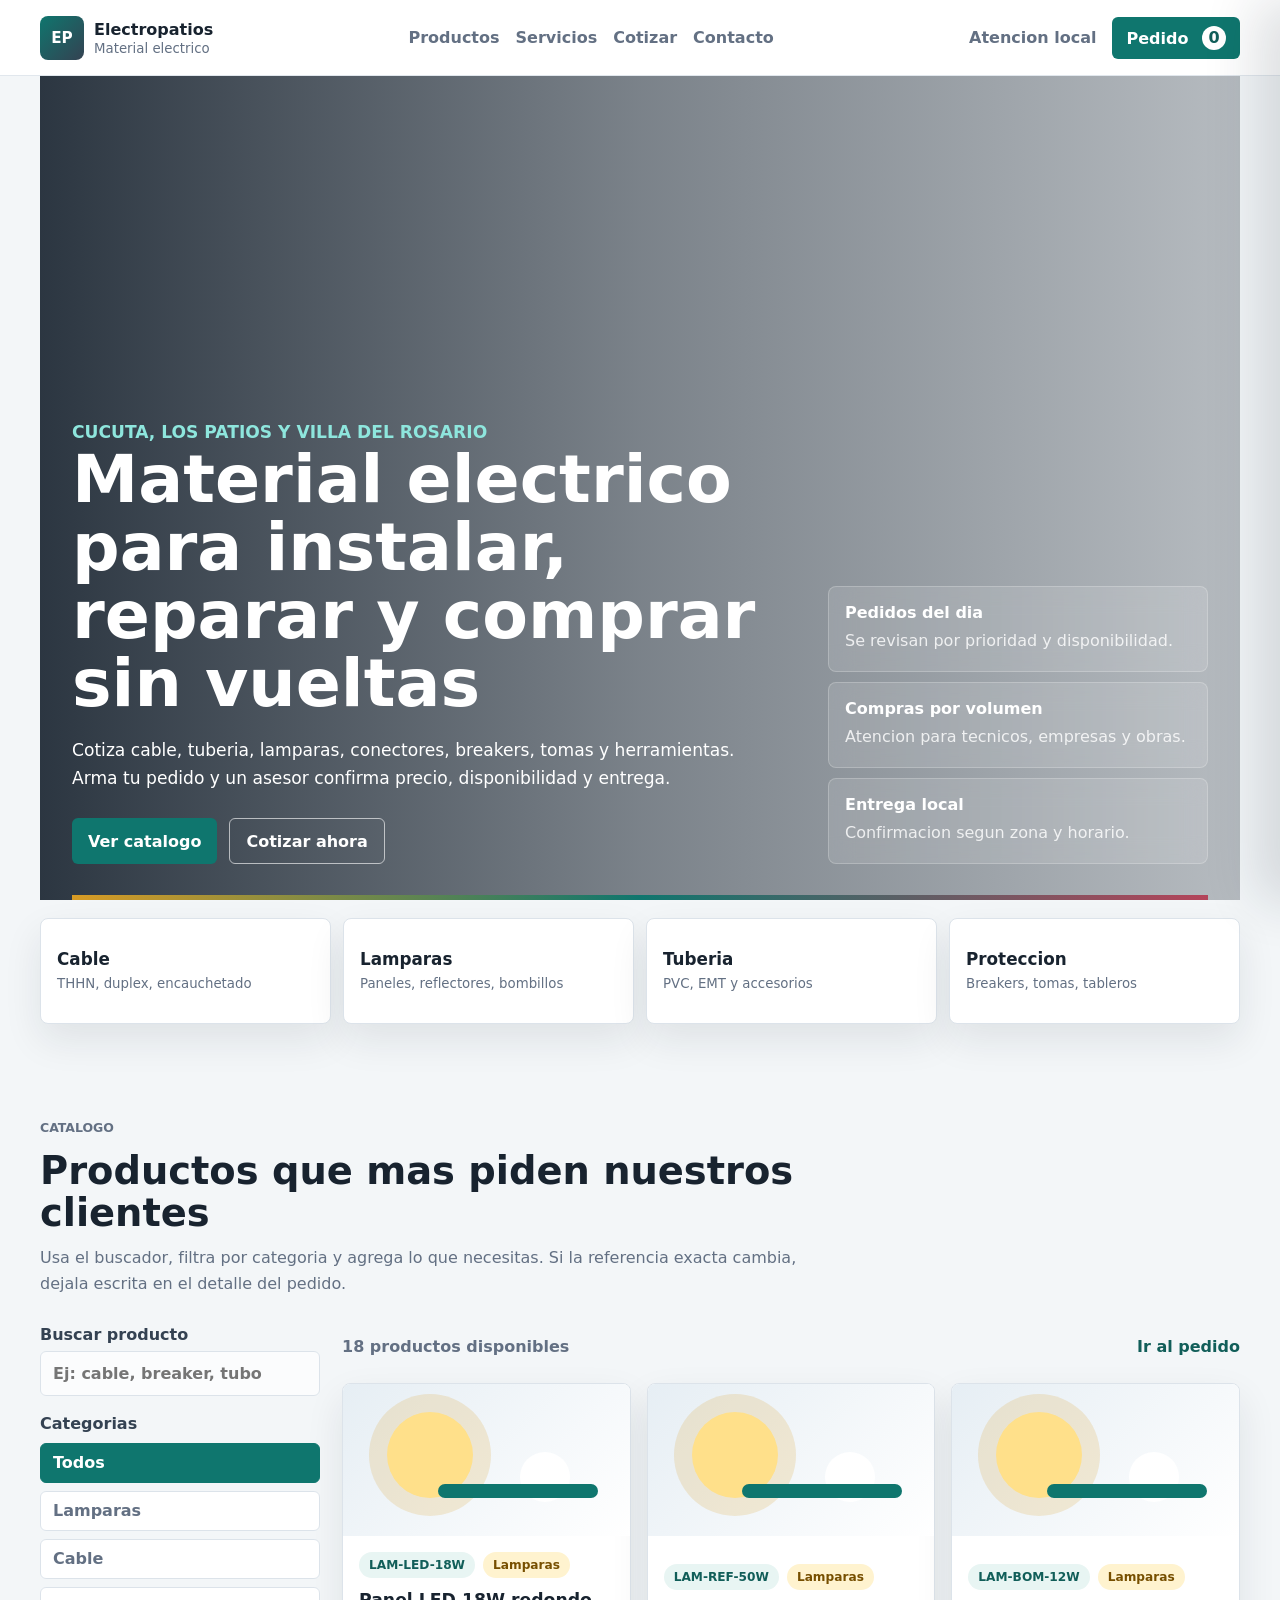
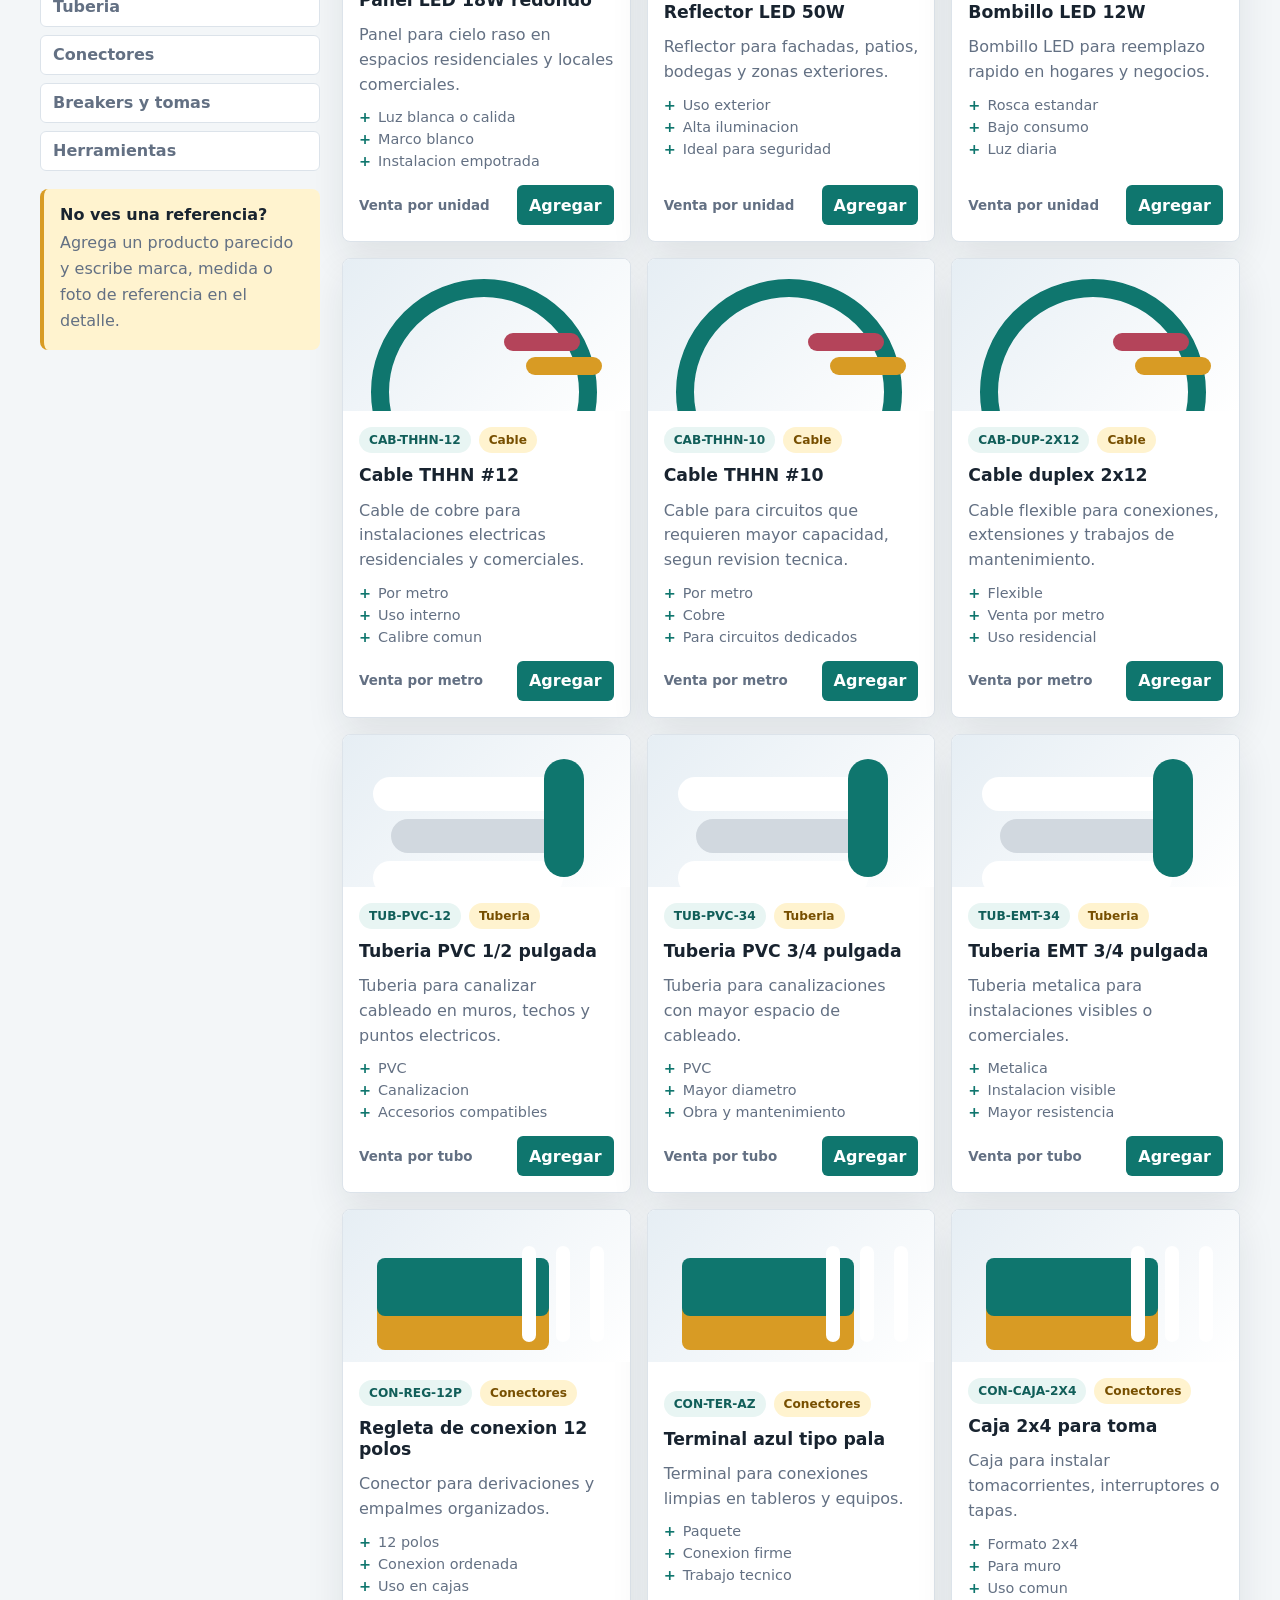
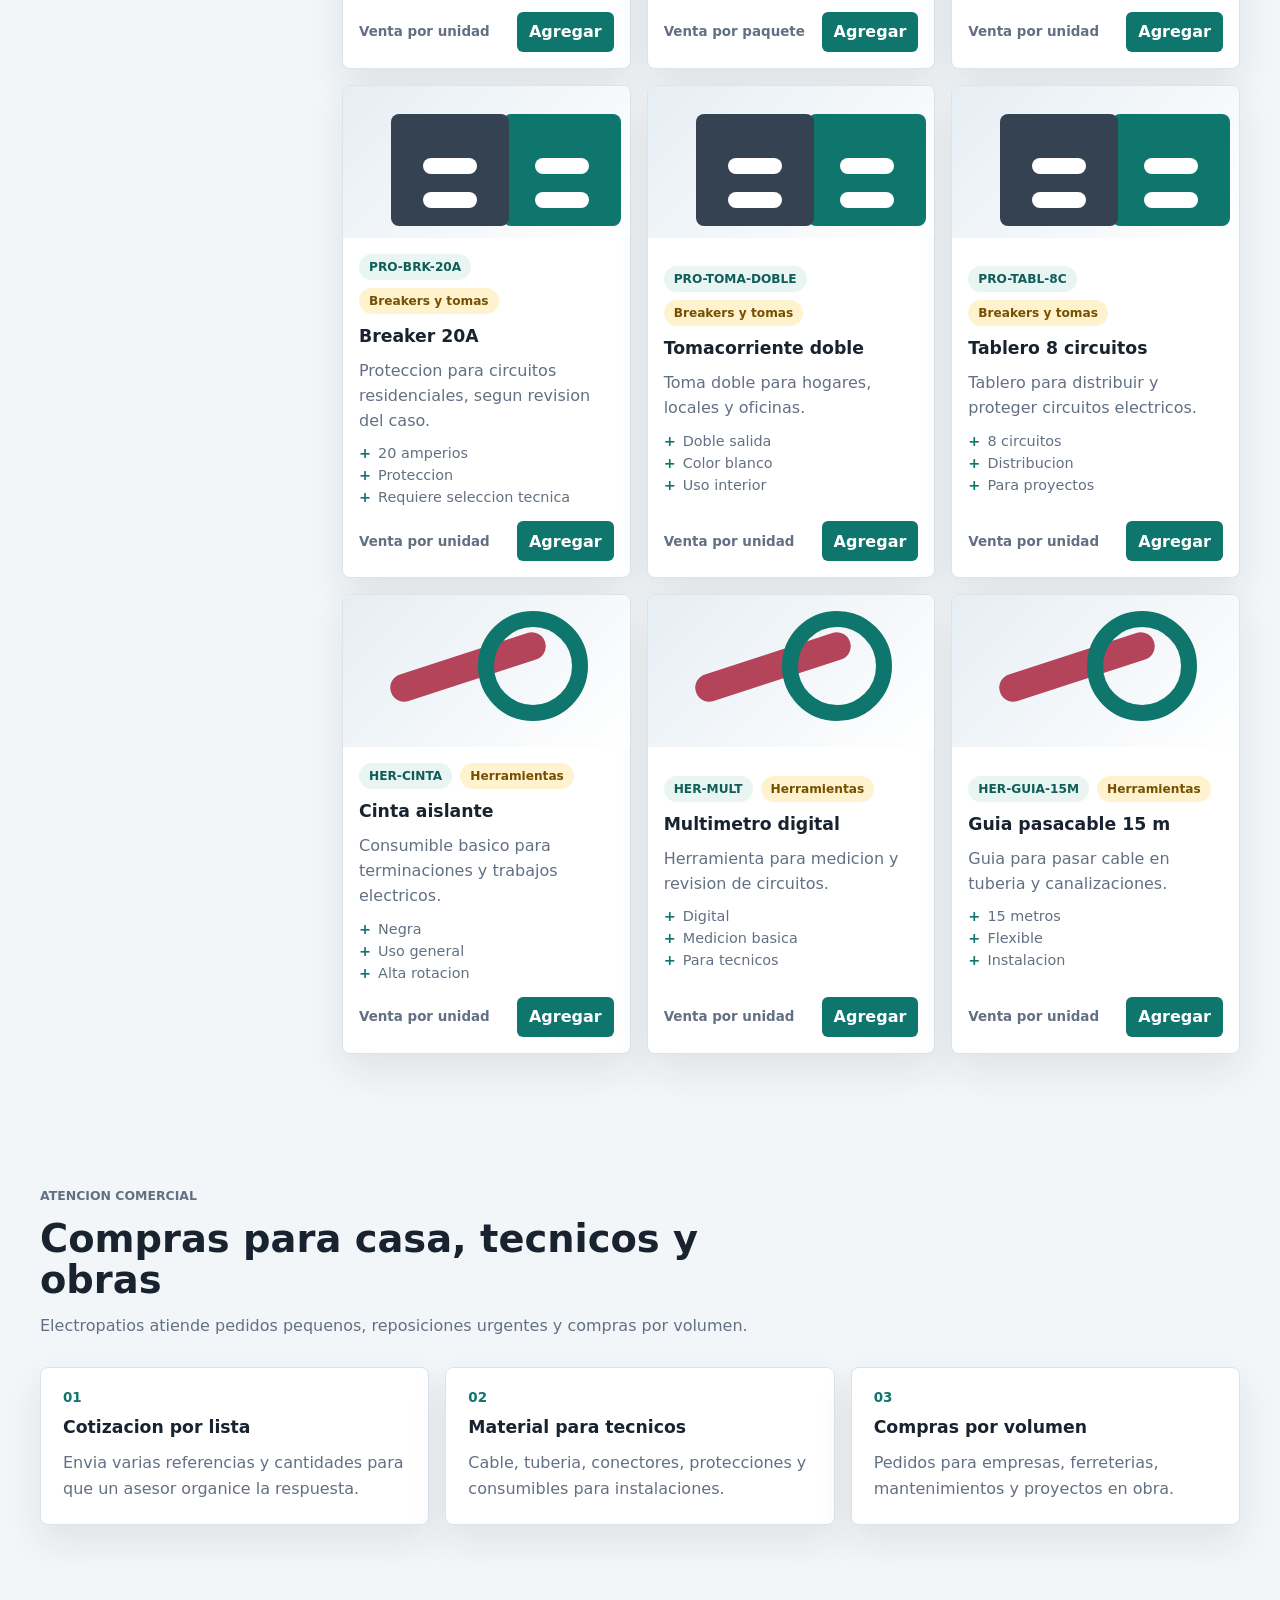
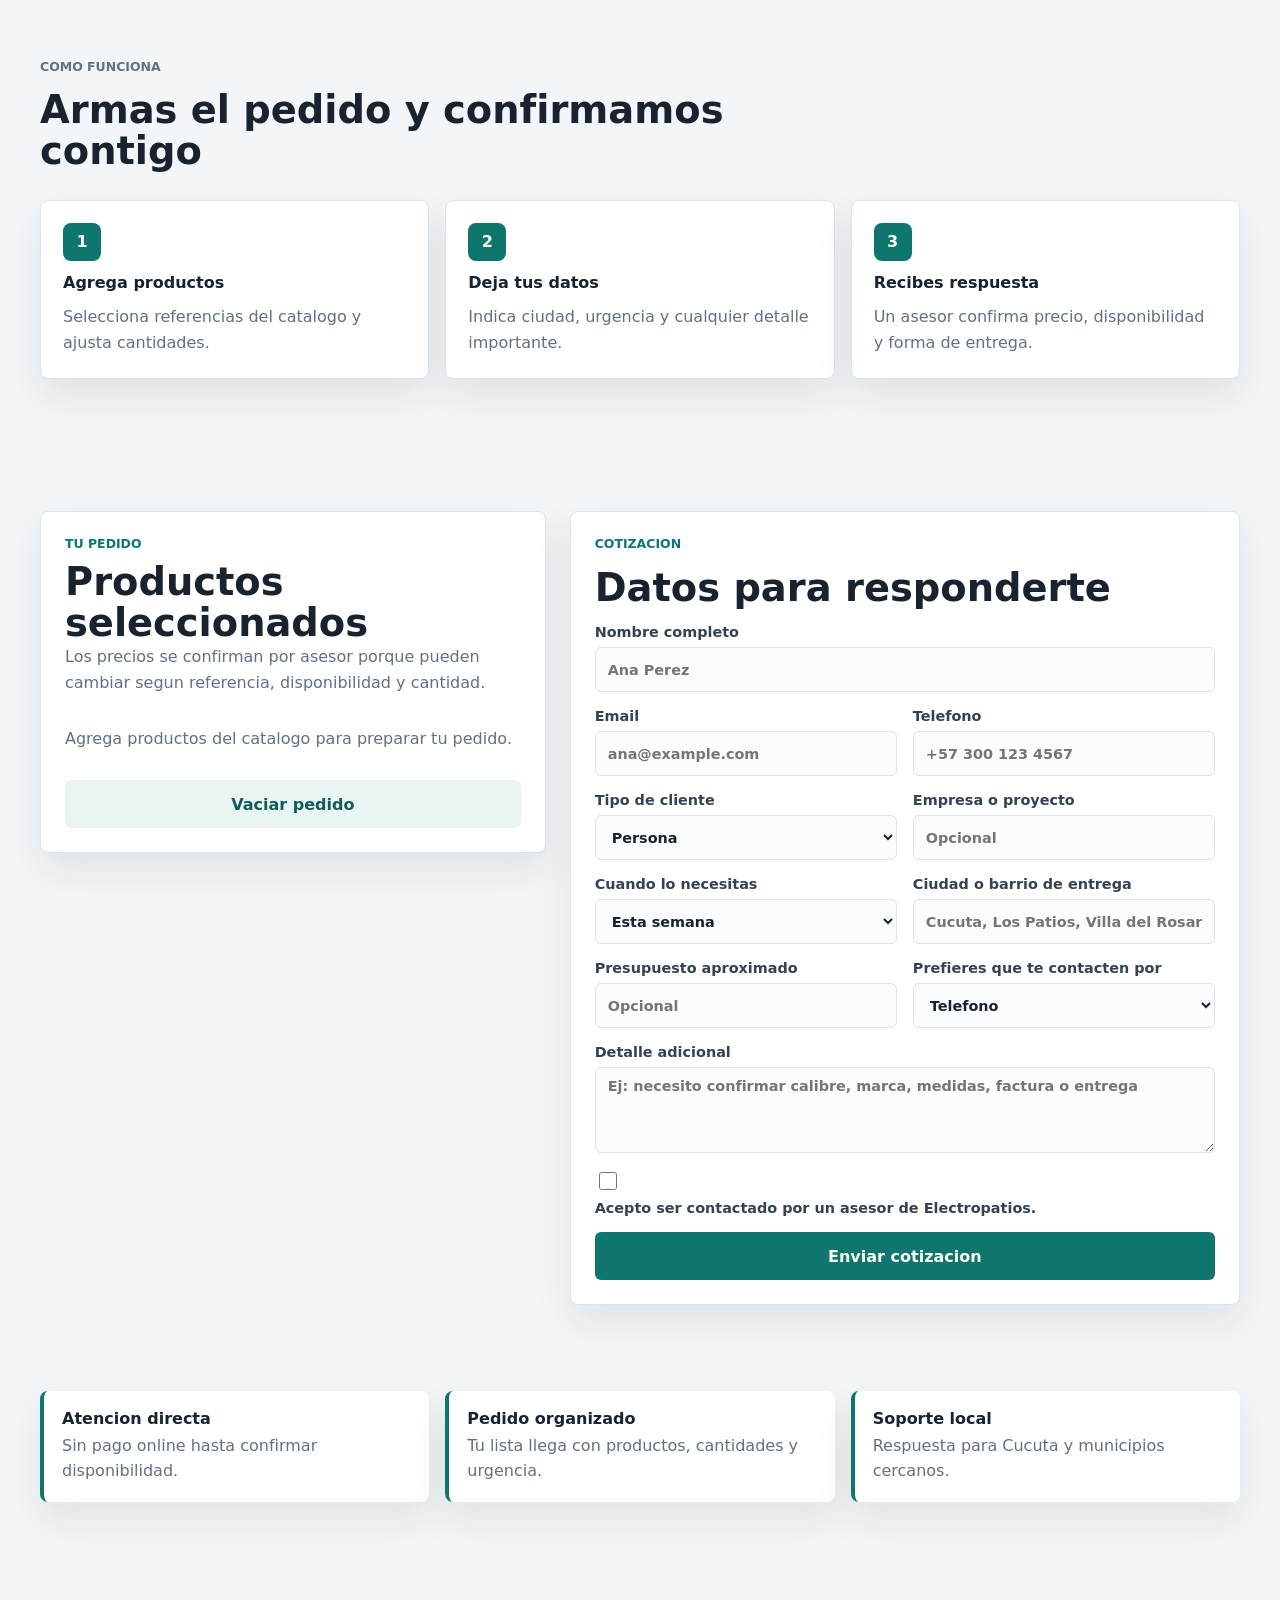
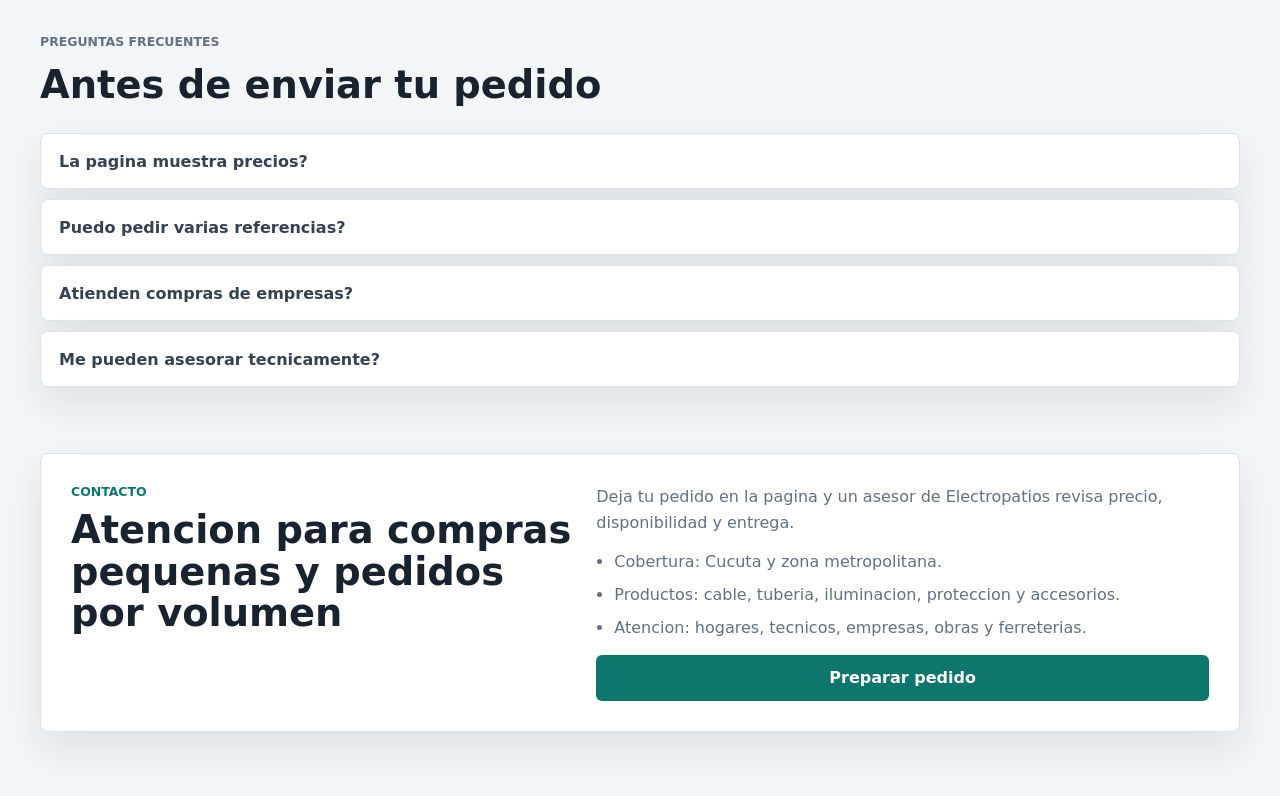
<file: index.html>
<!doctype html>
<html lang="es">
  <head>
    <meta charset="utf-8" />
    <meta name="viewport" content="width=device-width, initial-scale=1" />
    <meta http-equiv="refresh" content="0; url=frontend/" />
    <title>Electropatios</title>
  </head>
  <body>
    <p>Abriendo la pagina de Electropatios...</p>
    <p>
      Si no abre automaticamente,
      <a href="frontend/">entra aqui</a>.
    </p>
  </body>
</html>
</file>
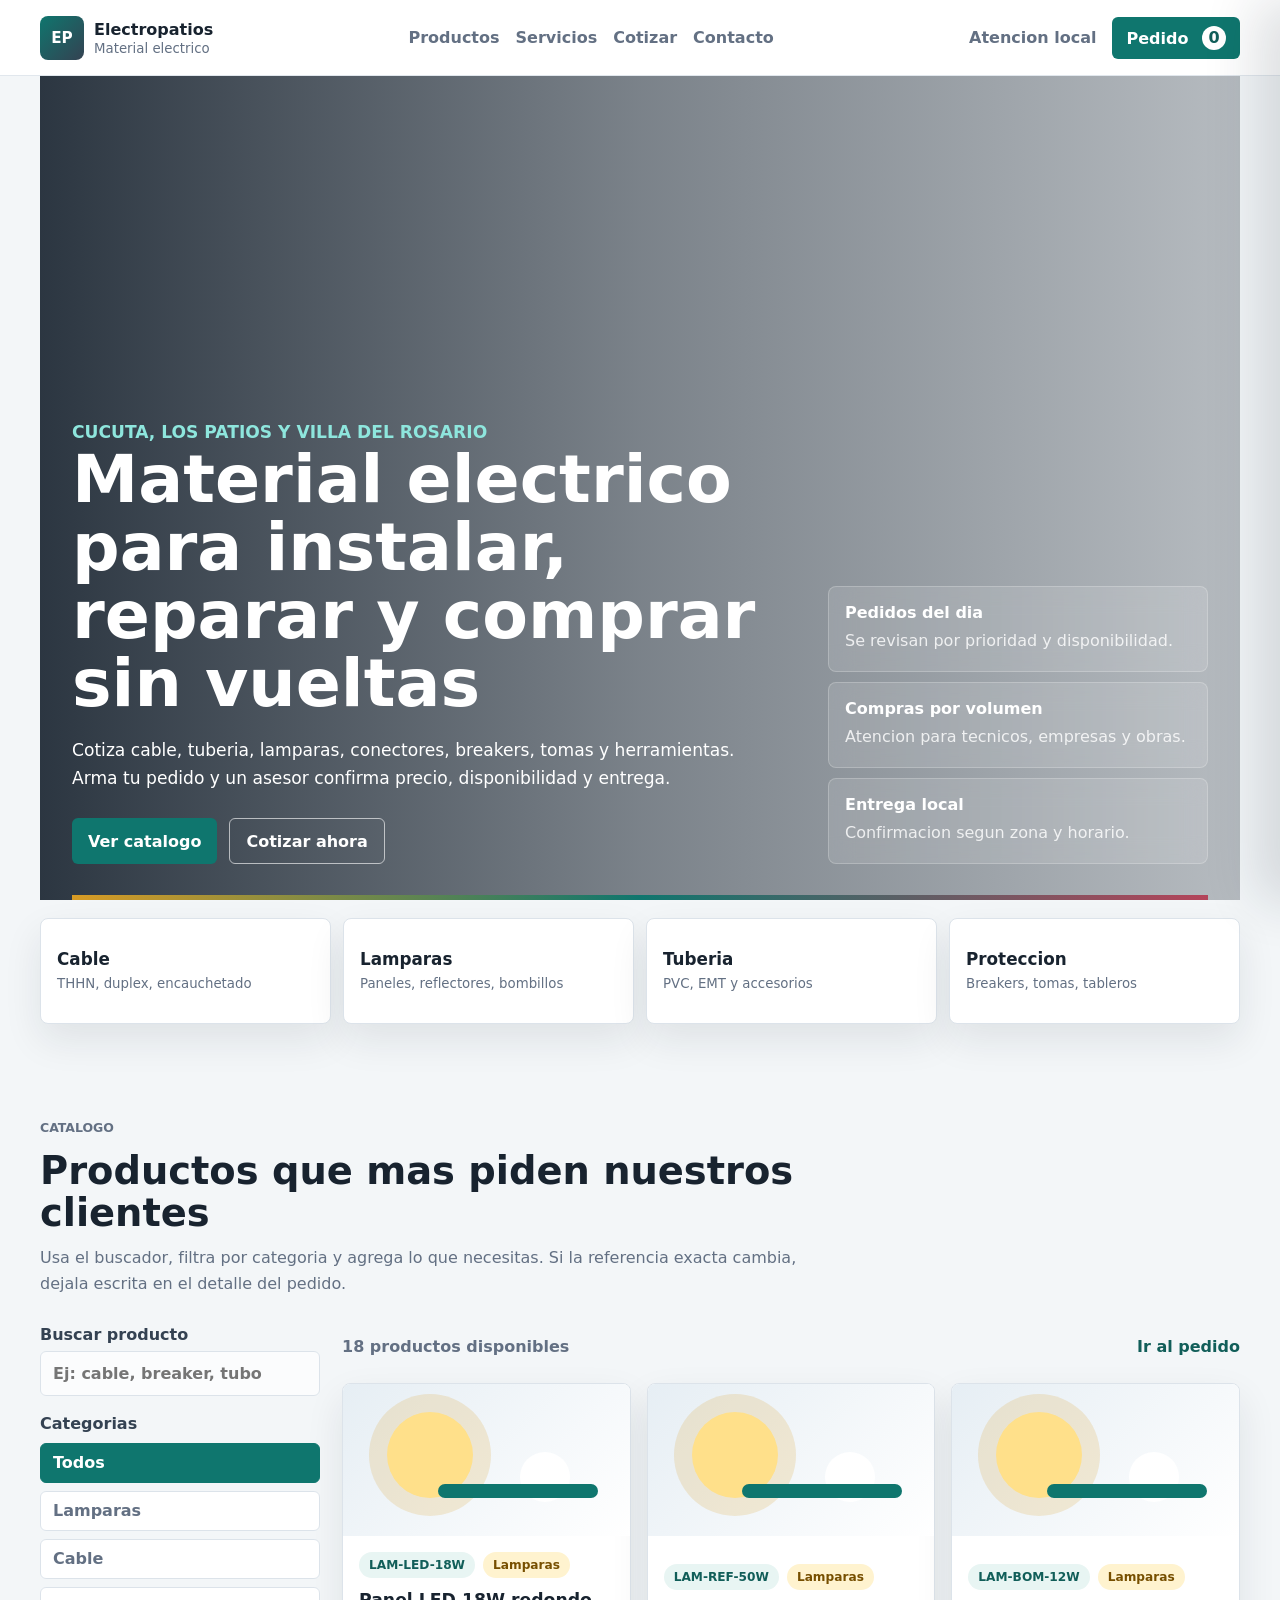
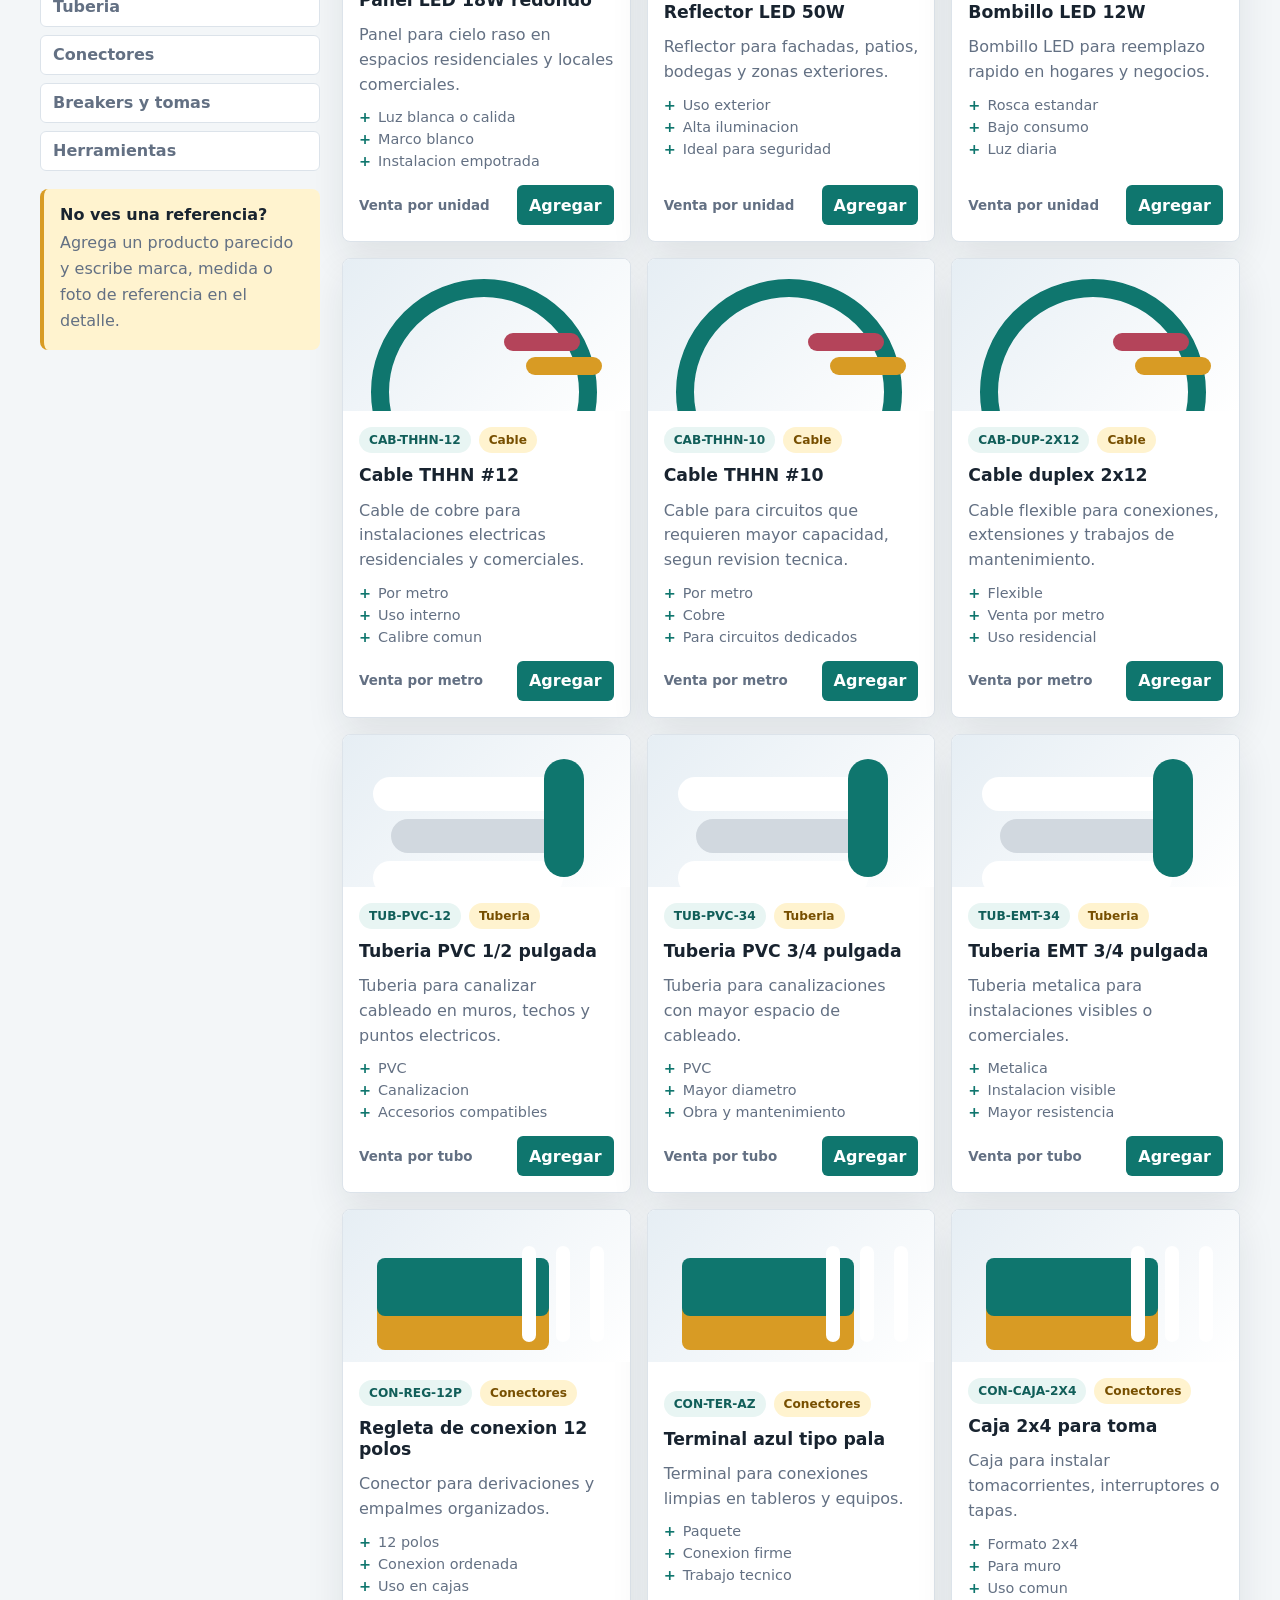
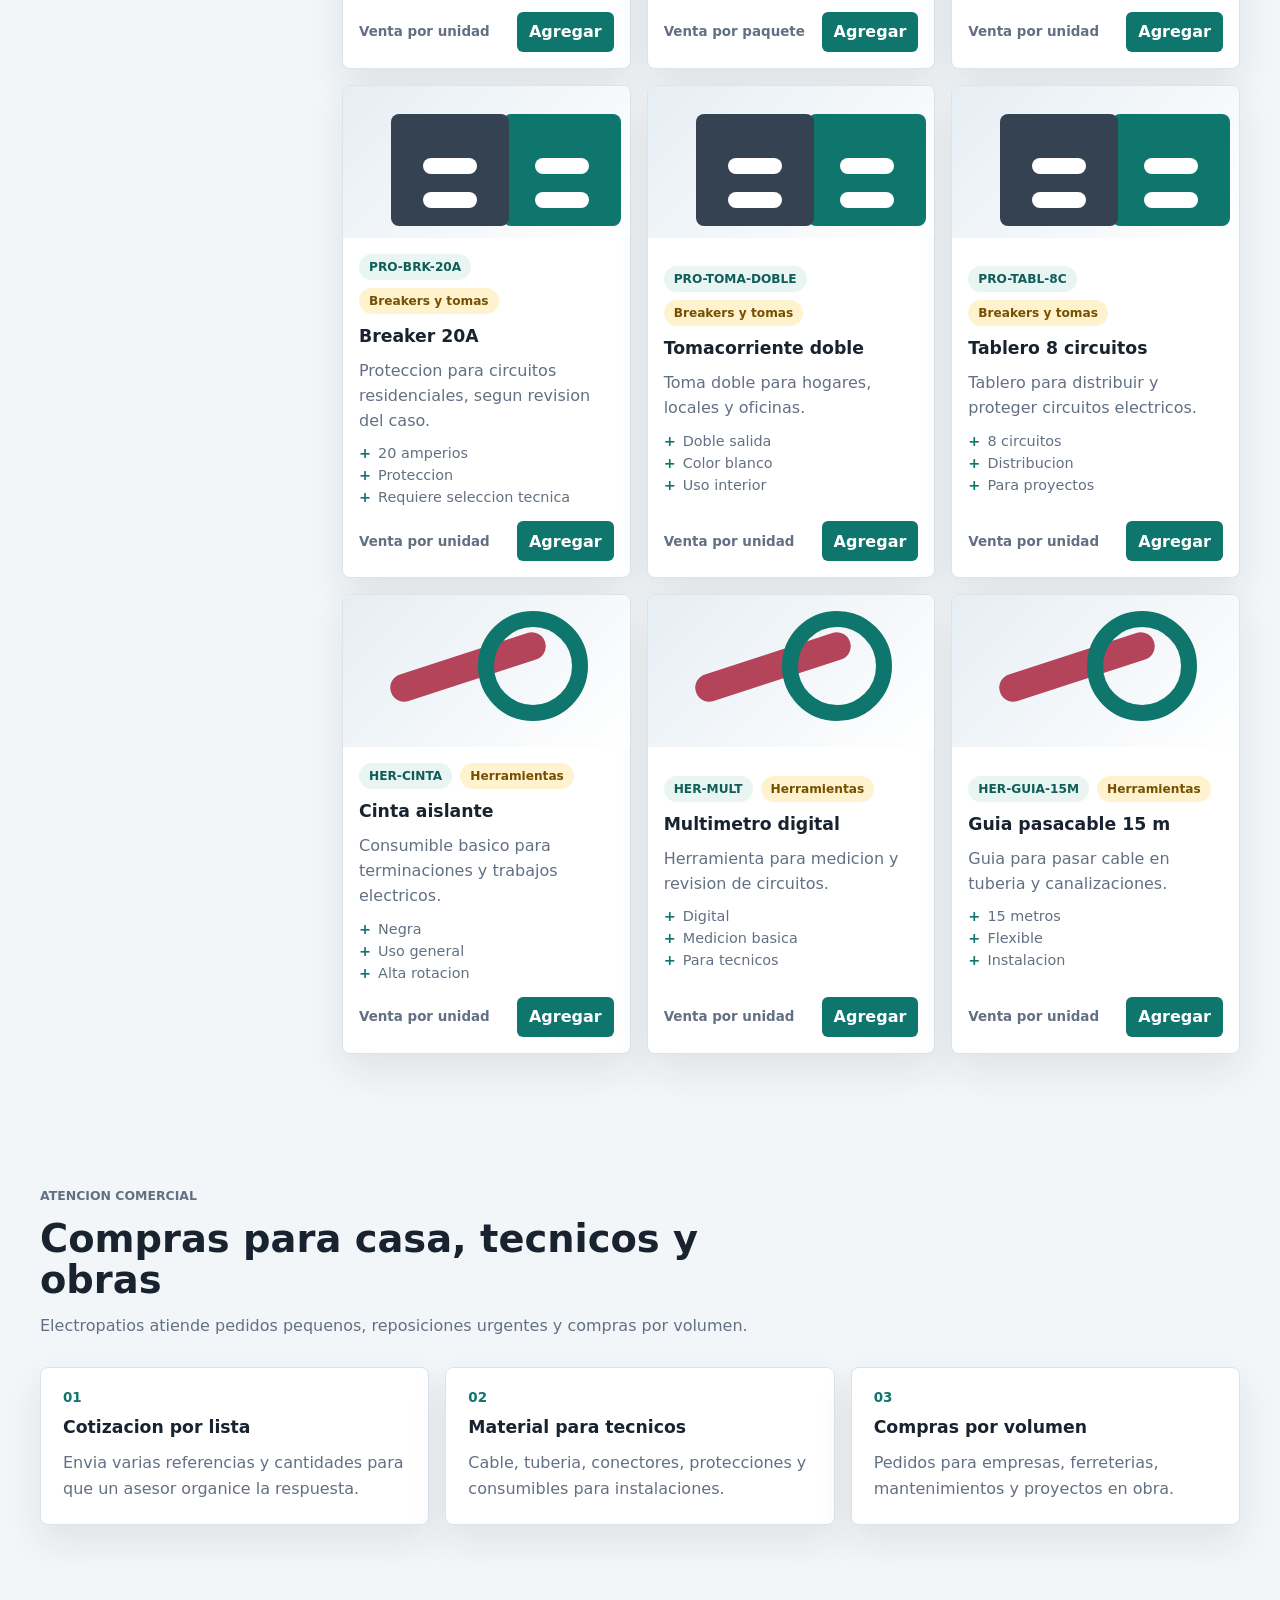
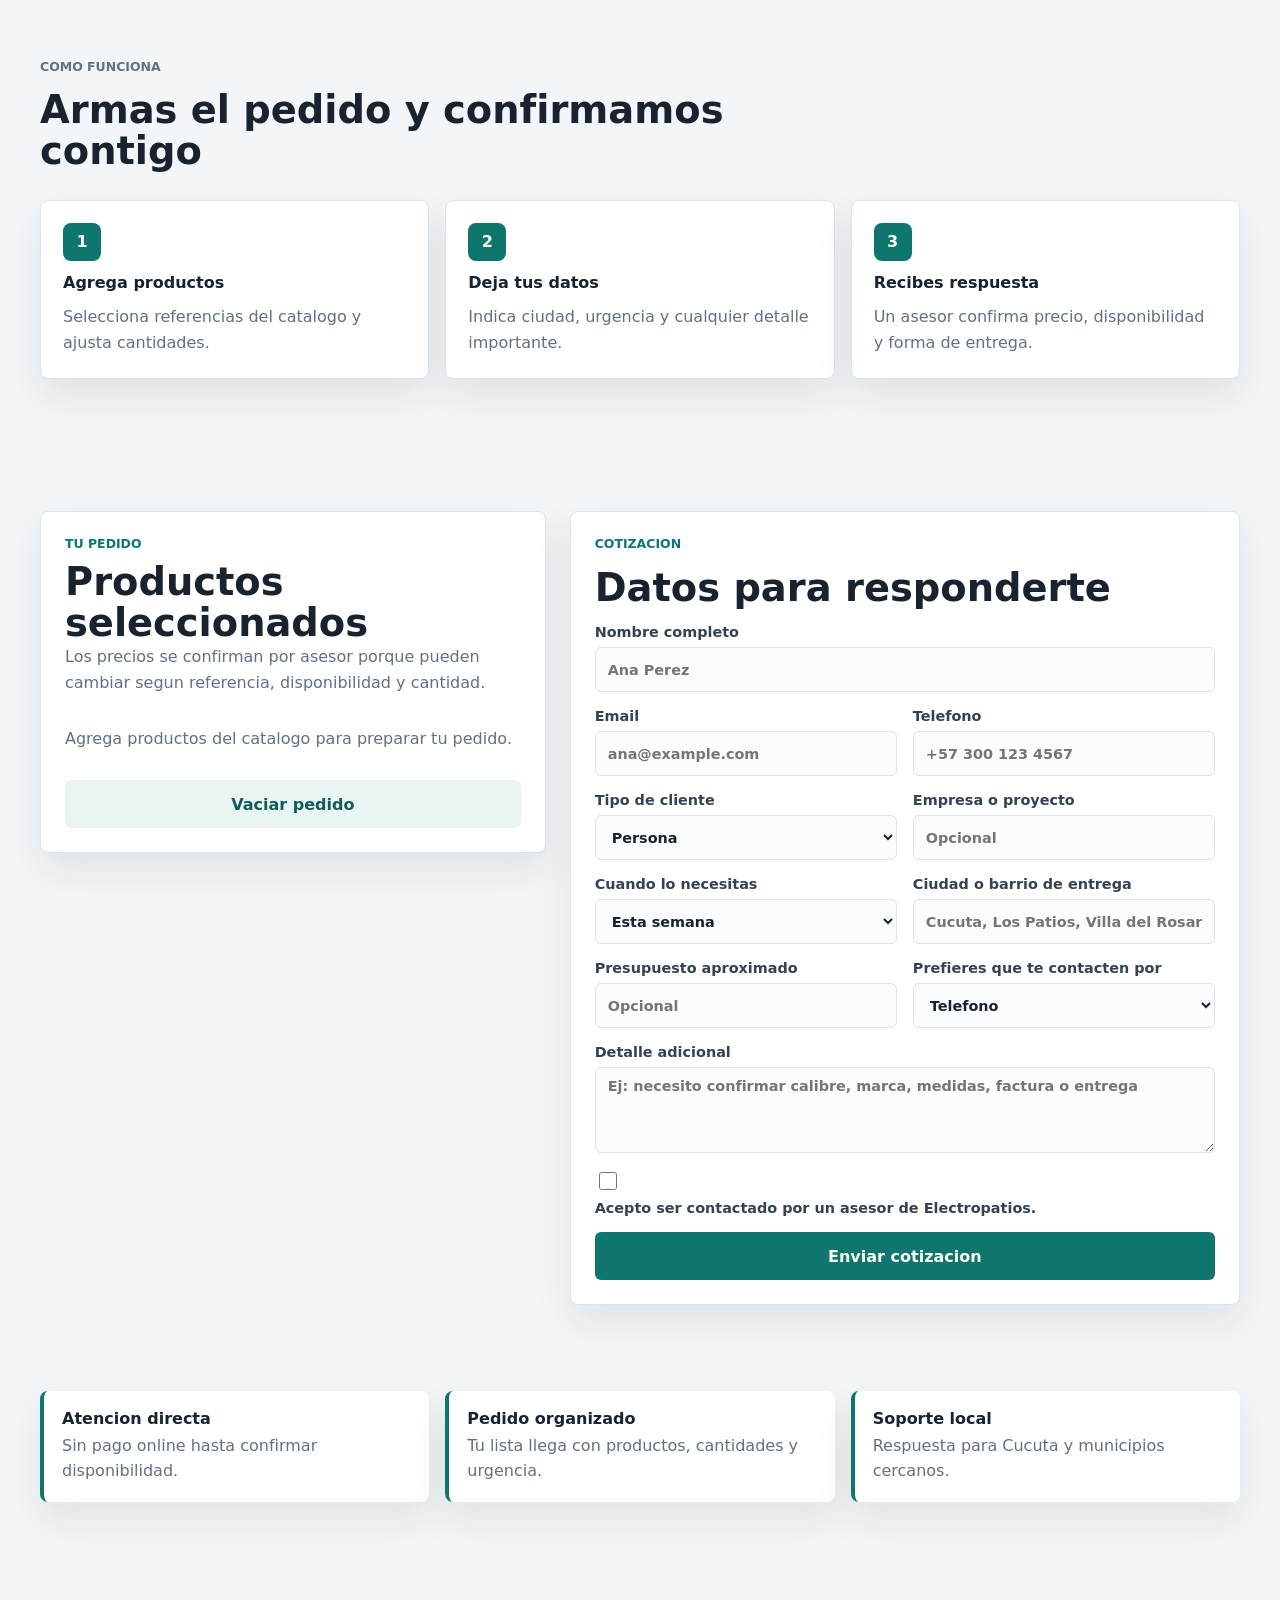
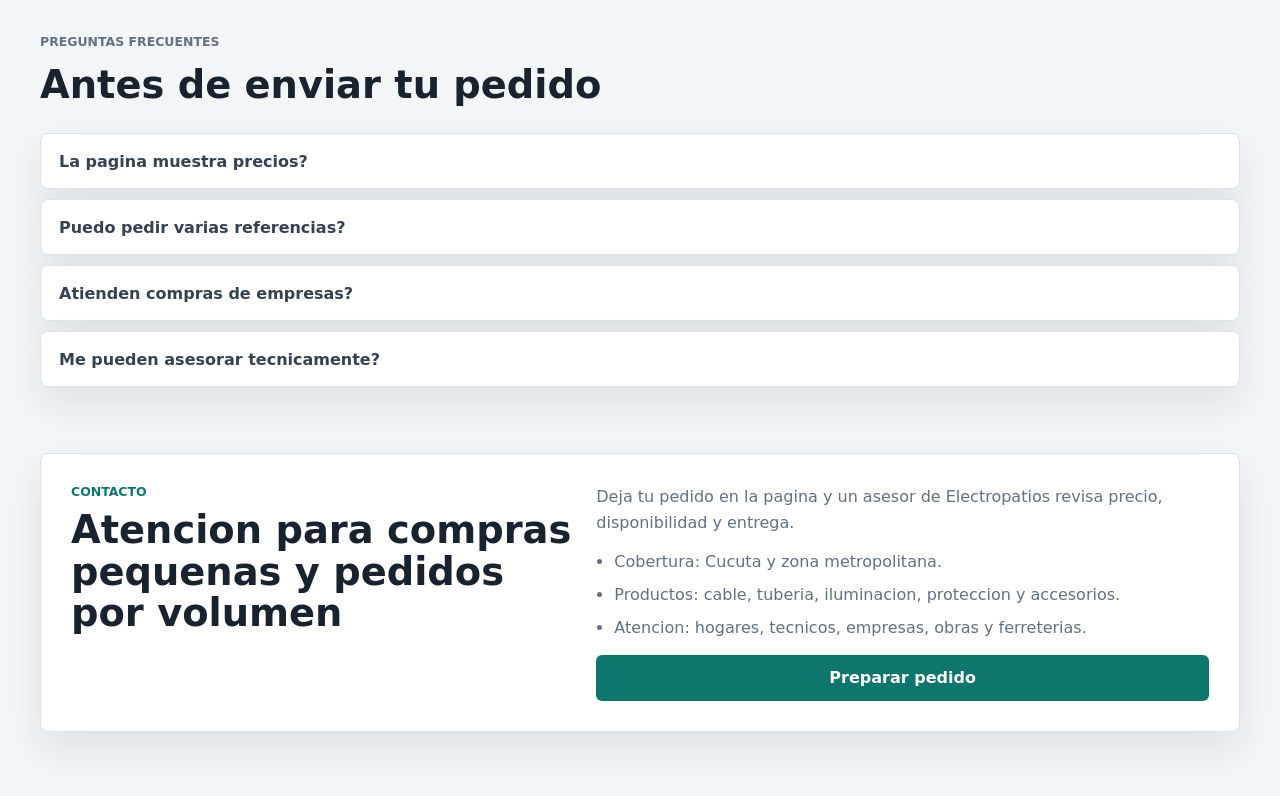
<file: frontend/index.html>
<!doctype html>
<html lang="es">
  <head>
    <meta charset="utf-8" />
    <meta name="viewport" content="width=device-width, initial-scale=1" />
    <meta
      name="description"
      content="Electropatios vende material electrico para hogares, tecnicos, empresas y obras en Cucuta y zona metropolitana."
    />
    <title>Electropatios - Material electrico en Cucuta</title>
    <link rel="stylesheet" href="style.css" />
  </head>
  <body>
    <!-- Barra superior: aqui el cliente puede moverse por la pagina y abrir el pedido. -->
    <header class="topbar">
      <a class="brand" href="#inicio" aria-label="Ir al inicio de Electropatios">
        <span class="brand-mark">EP</span>
        <span class="brand-copy">
          <strong>Electropatios</strong>
          <small>Material electrico</small>
        </span>
      </a>

      <nav class="nav-links" aria-label="Navegacion principal">
        <a href="#productos">Productos</a>
        <a href="#servicios">Servicios</a>
        <a href="#pedido">Cotizar</a>
        <a href="#contacto">Contacto</a>
      </nav>

      <div class="topbar-actions">
        <a class="phone-link" href="#contacto">Atencion local</a>
        <button class="cart-button" id="cart-toggle" type="button" aria-label="Abrir pedido">
          Pedido <span id="cart-count">0</span>
        </button>
      </div>
    </header>

    <main>
      <!-- Primera vista: debe sentirse como una tienda real, no como explicacion tecnica. -->
      <section class="hero" id="inicio">
        <div class="hero-copy">
          <p class="eyebrow">Cucuta, Los Patios y Villa del Rosario</p>
          <h1>Material electrico para instalar, reparar y comprar sin vueltas</h1>
          <p>
            Cotiza cable, tuberia, lamparas, conectores, breakers, tomas y herramientas.
            Arma tu pedido y un asesor confirma precio, disponibilidad y entrega.
          </p>
          <div class="hero-actions">
            <a class="primary-link" href="#productos">Ver catalogo</a>
            <a class="secondary-link" href="#pedido">Cotizar ahora</a>
          </div>
        </div>

        <div class="hero-panel" aria-label="Resumen de atencion">
          <div>
            <strong>Pedidos del dia</strong>
            <span>Se revisan por prioridad y disponibilidad.</span>
          </div>
          <div>
            <strong>Compras por volumen</strong>
            <span>Atencion para tecnicos, empresas y obras.</span>
          </div>
          <div>
            <strong>Entrega local</strong>
            <span>Confirmacion segun zona y horario.</span>
          </div>
        </div>
      </section>

      <!-- Categorias destacadas para que el cliente llegue rapido al producto. -->
      <section class="category-strip" aria-label="Categorias principales">
        <button type="button" data-jump-category="cable">
          <span>Cable</span>
          <small>THHN, duplex, encauchetado</small>
        </button>
        <button type="button" data-jump-category="lamparas">
          <span>Lamparas</span>
          <small>Paneles, reflectores, bombillos</small>
        </button>
        <button type="button" data-jump-category="tuberia">
          <span>Tuberia</span>
          <small>PVC, EMT y accesorios</small>
        </button>
        <button type="button" data-jump-category="proteccion">
          <span>Proteccion</span>
          <small>Breakers, tomas, tableros</small>
        </button>
      </section>

      <!-- Catalogo local: los productos salen de frontend/script.js. -->
      <section class="catalog-section" id="productos" aria-labelledby="catalog-title">
        <div class="section-heading">
          <p class="eyebrow">Catalogo</p>
          <h2 id="catalog-title">Productos que mas piden nuestros clientes</h2>
          <p>
            Usa el buscador, filtra por categoria y agrega lo que necesitas. Si la referencia
            exacta cambia, dejala escrita en el detalle del pedido.
          </p>
        </div>

        <div class="catalog-layout">
          <aside class="catalog-sidebar" aria-label="Filtros del catalogo">
            <label class="search-box">
              Buscar producto
              <input id="search-input" type="search" placeholder="Ej: cable, breaker, tubo" />
            </label>

            <div>
              <p class="filter-title">Categorias</p>
              <div class="category-tabs" id="category-tabs" aria-label="Categorias"></div>
            </div>

            <div class="catalog-note">
              <strong>No ves una referencia?</strong>
              <p>Agrega un producto parecido y escribe marca, medida o foto de referencia en el detalle.</p>
            </div>
          </aside>

          <div>
            <div class="catalog-bar">
              <p id="catalog-count">0 productos disponibles</p>
              <a href="#pedido">Ir al pedido</a>
            </div>
            <div class="product-grid" id="product-grid"></div>
          </div>
        </div>
      </section>

      <!-- Servicios comerciales de la empresa. -->
      <section class="services-section" id="servicios" aria-labelledby="services-title">
        <div class="section-heading">
          <p class="eyebrow">Atencion comercial</p>
          <h2 id="services-title">Compras para casa, tecnicos y obras</h2>
          <p>
            Electropatios atiende pedidos pequenos, reposiciones urgentes y compras por volumen.
          </p>
        </div>

        <div class="service-grid">
          <article>
            <span class="service-number">01</span>
            <h3>Cotizacion por lista</h3>
            <p>Envia varias referencias y cantidades para que un asesor organice la respuesta.</p>
          </article>
          <article>
            <span class="service-number">02</span>
            <h3>Material para tecnicos</h3>
            <p>Cable, tuberia, conectores, protecciones y consumibles para instalaciones.</p>
          </article>
          <article>
            <span class="service-number">03</span>
            <h3>Compras por volumen</h3>
            <p>Pedidos para empresas, ferreterias, mantenimientos y proyectos en obra.</p>
          </article>
        </div>
      </section>

      <!-- Paso a paso para que el cliente entienda como compra sin pago online. -->
      <section class="process-section" aria-labelledby="process-title">
        <div class="section-heading">
          <p class="eyebrow">Como funciona</p>
          <h2 id="process-title">Armas el pedido y confirmamos contigo</h2>
        </div>

        <ol class="process-list">
          <li>
            <span>1</span>
            <strong>Agrega productos</strong>
            <p>Selecciona referencias del catalogo y ajusta cantidades.</p>
          </li>
          <li>
            <span>2</span>
            <strong>Deja tus datos</strong>
            <p>Indica ciudad, urgencia y cualquier detalle importante.</p>
          </li>
          <li>
            <span>3</span>
            <strong>Recibes respuesta</strong>
            <p>Un asesor confirma precio, disponibilidad y forma de entrega.</p>
          </li>
        </ol>
      </section>

      <!-- Pedido y formulario conectados con n8n/API. -->
      <section class="checkout-section" id="pedido" aria-labelledby="order-title">
        <div class="order-summary">
          <p class="eyebrow">Tu pedido</p>
          <h2 id="order-title">Productos seleccionados</h2>
          <p class="summary-text">
            Los precios se confirman por asesor porque pueden cambiar segun referencia,
            disponibilidad y cantidad.
          </p>
          <div id="cart-items" class="cart-items">
            <p class="muted">Agrega productos del catalogo para preparar tu pedido.</p>
          </div>
          <button class="clear-cart" id="clear-cart" type="button">Vaciar pedido</button>
        </div>

        <form id="quote-form" class="quote-form">
          <div class="form-heading">
            <p class="eyebrow">Cotizacion</p>
            <h2>Datos para responderte</h2>
          </div>

          <label>
            Nombre completo
            <input name="full_name" autocomplete="name" placeholder="Ana Perez" required />
          </label>

          <div class="two-column">
            <label>
              Email
              <input name="email" type="email" autocomplete="email" placeholder="ana@example.com" required />
            </label>

            <label>
              Telefono
              <input name="phone" autocomplete="tel" placeholder="+57 300 123 4567" required />
            </label>
          </div>

          <div class="two-column">
            <label>
              Tipo de cliente
              <select name="customer_type">
                <option value="persona">Persona</option>
                <option value="tecnico_electricista">Tecnico electricista</option>
                <option value="empresa">Empresa</option>
                <option value="ferreteria">Ferreteria</option>
                <option value="constructora">Constructora</option>
              </select>
            </label>

            <label>
              Empresa o proyecto
              <input name="company_name" placeholder="Opcional" />
            </label>
          </div>

          <div class="two-column">
            <label>
              Cuando lo necesitas
              <select name="urgency">
                <option value="this_week">Esta semana</option>
                <option value="hoy">Hoy</option>
                <option value="24h">24 horas</option>
                <option value="next_week">Proxima semana</option>
                <option value="researching">Estoy averiguando</option>
              </select>
            </label>

            <label>
              Ciudad o barrio de entrega
              <input name="delivery_city" placeholder="Cucuta, Los Patios, Villa del Rosario" />
            </label>
          </div>

          <div class="two-column">
            <label>
              Presupuesto aproximado
              <input name="budget" inputmode="numeric" placeholder="Opcional" />
            </label>

            <label>
              Prefieres que te contacten por
              <select name="preferred_contact">
                <option value="telefono">Telefono</option>
                <option value="whatsapp">WhatsApp</option>
                <option value="email">Email</option>
              </select>
            </label>
          </div>

          <label>
            Detalle adicional
            <textarea
              name="notes"
              rows="4"
              placeholder="Ej: necesito confirmar calibre, marca, medidas, factura o entrega"
            ></textarea>
          </label>

          <label class="checkbox-row">
            <input name="consent" type="checkbox" required />
            Acepto ser contactado por un asesor de Electropatios.
          </label>

          <button type="submit">Enviar cotizacion</button>
        </form>
      </section>

      <!-- Bloque de confianza para que la pagina se sienta de negocio real. -->
      <section class="trust-section" aria-label="Confianza Electropatios">
        <div>
          <strong>Atencion directa</strong>
          <span>Sin pago online hasta confirmar disponibilidad.</span>
        </div>
        <div>
          <strong>Pedido organizado</strong>
          <span>Tu lista llega con productos, cantidades y urgencia.</span>
        </div>
        <div>
          <strong>Soporte local</strong>
          <span>Respuesta para Cucuta y municipios cercanos.</span>
        </div>
      </section>

      <!-- Preguntas frecuentes de cliente real. -->
      <section class="faq-section" aria-labelledby="faq-title">
        <div class="section-heading">
          <p class="eyebrow">Preguntas frecuentes</p>
          <h2 id="faq-title">Antes de enviar tu pedido</h2>
        </div>

        <div class="faq-list">
          <details>
            <summary>La pagina muestra precios?</summary>
            <p>No. El asesor confirma precio porque depende de referencia, cantidad y disponibilidad.</p>
          </details>
          <details>
            <summary>Puedo pedir varias referencias?</summary>
            <p>Si. Agrega todo al pedido y escribe cualquier marca o medida especial en el detalle.</p>
          </details>
          <details>
            <summary>Atienden compras de empresas?</summary>
            <p>Si. Puedes marcar tipo de cliente como empresa, ferreteria o constructora.</p>
          </details>
          <details>
            <summary>Me pueden asesorar tecnicamente?</summary>
            <p>Un asesor puede revisar tu caso, pero las decisiones de instalacion deben confirmarse con personal calificado.</p>
          </details>
        </div>
      </section>

      <!-- Contacto visible para dar cierre a la pagina. -->
      <section class="contact-section" id="contacto">
        <div>
          <p class="eyebrow">Contacto</p>
          <h2>Atencion para compras pequenas y pedidos por volumen</h2>
        </div>
        <div class="contact-list">
          <p>
            Deja tu pedido en la pagina y un asesor de Electropatios revisa precio,
            disponibilidad y entrega.
          </p>
          <ul>
            <li>Cobertura: Cucuta y zona metropolitana.</li>
            <li>Productos: cable, tuberia, iluminacion, proteccion y accesorios.</li>
            <li>Atencion: hogares, tecnicos, empresas, obras y ferreterias.</li>
          </ul>
          <a class="primary-link" href="#pedido">Preparar pedido</a>
        </div>
      </section>
    </main>

    <!-- Panel lateral del carrito. Se abre sin recargar la pagina. -->
    <aside class="cart-drawer" id="cart-drawer" aria-label="Resumen del pedido">
      <div class="drawer-header">
        <div>
          <p class="eyebrow">Resumen</p>
          <h2>Pedido</h2>
        </div>
        <button id="close-cart" type="button" aria-label="Cerrar pedido">Cerrar</button>
      </div>
      <div id="drawer-items" class="cart-items"></div>
      <a class="primary-link full-width" href="#pedido">Completar datos</a>
    </aside>

    <!-- Tarjeta para mostrar confirmaciones o errores del envio. -->
    <div id="result-card" class="result-card" aria-live="polite"></div>

    <script src="tracking.js"></script>
    <script src="script.js"></script>
  </body>
</html>
</file>
<file: frontend/style.css>
:root {
  color-scheme: light;
  --ink: #18232f;
  --muted: #637083;
  --line: #dce3ea;
  --paper: #ffffff;
  --canvas: #f3f6f8;
  --soft: #e8f5f3;
  --teal: #0f766e;
  --teal-dark: #115e59;
  --gold: #d89b24;
  --gold-soft: #fff3cf;
  --rose: #b4445a;
  --steel: #344252;
  --shadow: 0 16px 38px rgba(24, 35, 47, 0.09);
}

/* Base general de la pagina. */
* {
  box-sizing: border-box;
}

html {
  scroll-behavior: smooth;
}

body {
  margin: 0;
  min-height: 100vh;
  font-family: Inter, ui-sans-serif, system-ui, -apple-system, BlinkMacSystemFont, "Segoe UI", sans-serif;
  color: var(--ink);
  background: var(--canvas);
}

button,
input,
select,
textarea {
  font: inherit;
}

button,
a {
  -webkit-tap-highlight-color: transparent;
}

button {
  border: 0;
  cursor: pointer;
}

img {
  max-width: 100%;
  display: block;
}

main {
  width: min(1200px, calc(100% - 32px));
  margin: 0 auto;
}

/* Barra superior con marca, navegacion y boton del pedido. */
.topbar {
  position: sticky;
  top: 0;
  z-index: 20;
  display: flex;
  align-items: center;
  justify-content: space-between;
  gap: 20px;
  min-height: 76px;
  padding: 12px max(24px, calc((100vw - 1200px) / 2));
  border-bottom: 1px solid rgba(220, 227, 234, 0.86);
  background: rgba(255, 255, 255, 0.95);
  backdrop-filter: blur(14px);
}

.brand {
  display: inline-flex;
  align-items: center;
  gap: 10px;
  min-width: max-content;
  color: var(--ink);
  text-decoration: none;
}

.brand-mark {
  display: grid;
  width: 44px;
  height: 44px;
  place-items: center;
  border-radius: 8px;
  color: #ffffff;
  background: linear-gradient(135deg, var(--teal), var(--steel));
  font-size: 0.95rem;
  font-weight: 900;
}

.brand-copy strong,
.brand-copy small {
  display: block;
}

.brand-copy small {
  margin-top: 2px;
  color: var(--muted);
}

.nav-links,
.topbar-actions {
  display: flex;
  align-items: center;
  gap: 16px;
}

.nav-links a,
.phone-link {
  color: var(--muted);
  font-weight: 850;
  text-decoration: none;
}

.nav-links a:hover,
.phone-link:hover {
  color: var(--teal-dark);
}

.cart-button {
  min-height: 42px;
  border-radius: 6px;
  padding: 0 14px;
  color: #ffffff;
  background: var(--teal);
  font-weight: 900;
}

.cart-button span {
  display: inline-grid;
  min-width: 24px;
  min-height: 24px;
  margin-left: 8px;
  place-items: center;
  border-radius: 999px;
  color: var(--teal-dark);
  background: #ffffff;
}

/* Hero principal con imagen real de trabajo electrico. */
.hero {
  position: relative;
  min-height: calc(100vh - 76px);
  display: grid;
  grid-template-columns: minmax(0, 1fr) minmax(280px, 380px);
  gap: 24px;
  align-items: end;
  padding: 68px 32px 36px;
  overflow: hidden;
  background:
    linear-gradient(90deg, rgba(24, 35, 47, 0.91), rgba(24, 35, 47, 0.55), rgba(24, 35, 47, 0.28)),
    url("https://images.unsplash.com/photo-1621905252507-b35492cc74b4?auto=format&fit=crop&w=1800&q=80");
  background-position: center;
  background-size: cover;
}

.hero::after {
  content: "";
  position: absolute;
  left: 32px;
  right: 32px;
  bottom: 0;
  height: 5px;
  background: linear-gradient(90deg, var(--gold), var(--teal), var(--rose));
}

.hero-copy,
.hero-panel {
  position: relative;
  z-index: 1;
}

.hero-copy {
  width: min(760px, 100%);
  color: #ffffff;
}

.eyebrow {
  margin: 0 0 10px;
  color: var(--teal);
  font-size: 0.78rem;
  font-weight: 900;
  letter-spacing: 0;
  text-transform: uppercase;
}

.hero .eyebrow {
  color: #8ee6dd;
}

h1,
h2,
h3,
p {
  letter-spacing: 0;
}

h1,
h2,
h3 {
  margin: 0;
}

h1 {
  max-width: 780px;
  font-size: clamp(2.35rem, 5.2vw, 5.15rem);
  line-height: 1.02;
}

h2 {
  font-size: clamp(1.75rem, 3vw, 3rem);
  line-height: 1.08;
}

h3 {
  font-size: 1.08rem;
  line-height: 1.22;
}

.hero-copy p {
  max-width: 710px;
  margin: 18px 0 0;
  font-size: 1.07rem;
  line-height: 1.65;
}

.hero-actions {
  display: flex;
  flex-wrap: wrap;
  gap: 12px;
  margin-top: 26px;
}

.primary-link,
.secondary-link {
  display: inline-flex;
  align-items: center;
  justify-content: center;
  min-height: 46px;
  border-radius: 6px;
  padding: 0 16px;
  font-weight: 900;
  text-decoration: none;
}

.primary-link {
  color: #ffffff;
  background: var(--teal);
}

.primary-link:hover {
  background: var(--teal-dark);
}

.secondary-link {
  color: #ffffff;
  border: 1px solid rgba(255, 255, 255, 0.62);
}

.secondary-link:hover {
  border-color: #ffffff;
  background: rgba(255, 255, 255, 0.12);
}

.full-width {
  width: 100%;
}

.hero-panel {
  display: grid;
  gap: 10px;
  align-self: end;
}

.hero-panel div {
  min-height: 86px;
  display: grid;
  gap: 4px;
  padding: 16px;
  border: 1px solid rgba(255, 255, 255, 0.22);
  border-radius: 8px;
  color: #ffffff;
  background: rgba(255, 255, 255, 0.12);
  backdrop-filter: blur(12px);
}

.hero-panel strong,
.hero-panel span {
  display: block;
}

.hero-panel span {
  color: rgba(255, 255, 255, 0.82);
  line-height: 1.45;
}

/* Accesos directos por categoria. */
.category-strip {
  display: grid;
  grid-template-columns: repeat(4, minmax(0, 1fr));
  gap: 12px;
  padding: 18px 0 28px;
}

.category-strip button {
  min-height: 106px;
  display: grid;
  align-content: center;
  gap: 6px;
  padding: 16px;
  border: 1px solid var(--line);
  border-radius: 8px;
  text-align: left;
  background: var(--paper);
  box-shadow: var(--shadow);
}

.category-strip button:hover {
  border-color: var(--teal);
  background: var(--soft);
}

.category-strip span {
  color: var(--ink);
  font-size: 1.05rem;
  font-weight: 900;
}

.category-strip small {
  color: var(--muted);
  line-height: 1.4;
}

/* Secciones generales. */
.catalog-section,
.services-section,
.process-section,
.checkout-section,
.faq-section,
.contact-section {
  padding: 66px 0;
}

.section-heading {
  display: grid;
  gap: 12px;
  max-width: 760px;
}

.section-heading p,
.summary-text,
.contact-list p,
.faq-list p,
.service-grid p,
.process-list p,
.catalog-note p {
  margin: 0;
  color: var(--muted);
  line-height: 1.62;
}

/* Catalogo de productos. */
.catalog-layout {
  display: grid;
  grid-template-columns: 280px minmax(0, 1fr);
  gap: 22px;
  align-items: start;
  margin-top: 28px;
}

.catalog-sidebar {
  position: sticky;
  top: 94px;
  display: grid;
  gap: 18px;
}

.search-box {
  display: grid;
  gap: 7px;
  color: var(--steel);
  font-weight: 850;
}

input,
select,
textarea {
  width: 100%;
  min-height: 45px;
  border: 1px solid var(--line);
  border-radius: 6px;
  padding: 10px 12px;
  color: var(--ink);
  background: #fbfcfd;
}

textarea {
  resize: vertical;
}

input:focus,
select:focus,
textarea:focus {
  outline: 3px solid rgba(15, 118, 110, 0.18);
  border-color: var(--teal);
}

.filter-title {
  margin: 0 0 10px;
  color: var(--steel);
  font-weight: 900;
}

.category-tabs {
  display: grid;
  gap: 8px;
}

.category-tabs button {
  min-height: 40px;
  border: 1px solid var(--line);
  border-radius: 6px;
  padding: 0 12px;
  color: var(--muted);
  background: var(--paper);
  font-weight: 900;
  text-align: left;
}

.category-tabs button.active,
.category-tabs button:hover {
  color: #ffffff;
  border-color: var(--teal);
  background: var(--teal);
}

.catalog-note {
  padding: 16px;
  border-left: 4px solid var(--gold);
  border-radius: 8px;
  background: var(--gold-soft);
}

.catalog-note strong {
  display: block;
  margin-bottom: 6px;
}

.catalog-bar {
  display: flex;
  align-items: center;
  justify-content: space-between;
  gap: 14px;
  min-height: 44px;
  margin-bottom: 14px;
}

.catalog-bar p {
  margin: 0;
  color: var(--muted);
  font-weight: 850;
}

.catalog-bar a {
  color: var(--teal-dark);
  font-weight: 900;
  text-decoration: none;
}

.product-grid {
  display: grid;
  grid-template-columns: repeat(3, minmax(0, 1fr));
  gap: 16px;
}

.product-card {
  min-height: 420px;
  display: flex;
  flex-direction: column;
  justify-content: space-between;
  overflow: hidden;
  border: 1px solid var(--line);
  border-radius: 8px;
  background: var(--paper);
  box-shadow: var(--shadow);
}

.product-visual {
  position: relative;
  min-height: 152px;
  overflow: hidden;
  background: linear-gradient(135deg, #e6eef4, #ffffff);
}

/* Las figuras son visuales simples para que cada producto tenga presencia sin depender de mas imagenes externas. */
.product-visual::before,
.product-visual::after {
  content: "";
  position: absolute;
}

.visual-cable::before {
  width: 190px;
  height: 190px;
  left: 28px;
  top: 20px;
  border: 18px solid var(--teal);
  border-radius: 50%;
}

.visual-cable::after {
  width: 76px;
  height: 18px;
  right: 28px;
  bottom: 36px;
  border-radius: 999px;
  background: var(--gold);
  box-shadow: -22px -24px 0 var(--rose);
}

.visual-lamparas::before {
  width: 86px;
  height: 86px;
  left: 44px;
  top: 28px;
  border-radius: 50%;
  background: #ffe08a;
  box-shadow: 0 0 0 18px rgba(216, 155, 36, 0.18), 115px 22px 0 -18px #ffffff;
}

.visual-lamparas::after {
  width: 160px;
  height: 14px;
  right: 32px;
  bottom: 38px;
  border-radius: 999px;
  background: var(--teal);
}

.visual-tuberia::before {
  width: 190px;
  height: 34px;
  left: 30px;
  top: 42px;
  border-radius: 999px;
  background: #ffffff;
  box-shadow: 18px 42px 0 #d1d8df, 0 84px 0 #ffffff;
}

.visual-tuberia::after {
  width: 40px;
  height: 118px;
  right: 46px;
  top: 24px;
  border-radius: 999px;
  background: var(--teal);
}

.visual-conectores::before {
  width: 172px;
  height: 58px;
  left: 34px;
  top: 48px;
  border-radius: 8px;
  background: var(--teal);
  box-shadow: 0 34px 0 var(--gold);
}

.visual-conectores::after {
  width: 14px;
  height: 96px;
  right: 60px;
  top: 36px;
  border-radius: 999px;
  background: #ffffff;
  box-shadow: -34px 0 0 #ffffff, 34px 0 0 #ffffff;
}

.visual-proteccion::before {
  width: 118px;
  height: 112px;
  left: 48px;
  top: 28px;
  border-radius: 8px;
  background: var(--steel);
  box-shadow: 112px 0 0 var(--teal);
}

.visual-proteccion::after {
  width: 54px;
  height: 16px;
  left: 80px;
  top: 72px;
  border-radius: 999px;
  background: #ffffff;
  box-shadow: 112px 0 0 #ffffff, 0 34px 0 #ffffff, 112px 34px 0 #ffffff;
}

.visual-herramientas::before {
  width: 162px;
  height: 28px;
  left: 44px;
  top: 58px;
  border-radius: 999px;
  background: var(--rose);
  transform: rotate(-18deg);
}

.visual-herramientas::after {
  width: 78px;
  height: 78px;
  right: 42px;
  bottom: 26px;
  border: 16px solid var(--teal);
  border-radius: 50%;
}

.product-body {
  display: grid;
  gap: 12px;
  padding: 16px;
}

.product-meta {
  display: flex;
  flex-wrap: wrap;
  gap: 8px;
  align-items: center;
}

.sku,
.category-pill {
  display: inline-flex;
  min-height: 26px;
  align-items: center;
  border-radius: 999px;
  padding: 0 10px;
  font-size: 0.76rem;
  font-weight: 900;
}

.sku {
  color: var(--teal-dark);
  background: var(--soft);
}

.category-pill {
  color: #774f00;
  background: var(--gold-soft);
}

.product-card p {
  margin: 0;
  color: var(--muted);
  line-height: 1.55;
}

.product-list {
  display: grid;
  gap: 6px;
  margin: 0;
  padding: 0;
  list-style: none;
  color: var(--muted);
  font-size: 0.9rem;
}

.product-list li::before {
  content: "+";
  margin-right: 7px;
  color: var(--teal);
  font-weight: 900;
}

.product-footer {
  display: flex;
  align-items: center;
  justify-content: space-between;
  gap: 12px;
  padding: 0 16px 16px;
}

.product-footer span {
  color: var(--muted);
  font-size: 0.84rem;
  font-weight: 850;
}

.product-footer button {
  min-height: 40px;
  border-radius: 6px;
  padding: 0 12px;
  color: #ffffff;
  background: var(--teal);
  font-weight: 900;
}

.product-footer button:hover {
  background: var(--teal-dark);
}

/* Servicios, proceso y confianza. */
.service-grid {
  display: grid;
  grid-template-columns: repeat(3, minmax(0, 1fr));
  gap: 16px;
  margin-top: 28px;
}

.service-grid article,
.process-list li {
  display: grid;
  gap: 12px;
  padding: 22px;
  border: 1px solid var(--line);
  border-radius: 8px;
  background: var(--paper);
  box-shadow: var(--shadow);
}

.service-number {
  color: var(--teal);
  font-size: 0.84rem;
  font-weight: 900;
}

.process-list {
  display: grid;
  grid-template-columns: repeat(3, minmax(0, 1fr));
  gap: 16px;
  margin: 28px 0 0;
  padding: 0;
  list-style: none;
}

.process-list span {
  display: grid;
  width: 38px;
  height: 38px;
  place-items: center;
  border-radius: 8px;
  color: #ffffff;
  background: var(--teal);
  font-weight: 900;
}

.trust-section {
  display: grid;
  grid-template-columns: repeat(3, minmax(0, 1fr));
  gap: 16px;
  padding: 20px 0 64px;
}

.trust-section div {
  padding: 18px;
  border-left: 4px solid var(--teal);
  border-radius: 8px;
  background: var(--paper);
  box-shadow: var(--shadow);
}

.trust-section strong,
.trust-section span {
  display: block;
}

.trust-section span {
  margin-top: 6px;
  color: var(--muted);
  line-height: 1.55;
}

/* Pedido y formulario. */
.checkout-section {
  display: grid;
  grid-template-columns: minmax(280px, 0.86fr) minmax(0, 1.14fr);
  gap: 24px;
  align-items: start;
}

.order-summary,
.quote-form {
  border: 1px solid var(--line);
  border-radius: 8px;
  background: var(--paper);
  box-shadow: var(--shadow);
}

.order-summary,
.quote-form {
  padding: 24px;
}

.quote-form {
  display: grid;
  gap: 16px;
}

.form-heading {
  display: grid;
  gap: 6px;
}

.quote-form label {
  display: grid;
  gap: 7px;
  color: var(--steel);
  font-size: 0.9rem;
  font-weight: 850;
}

.two-column {
  display: grid;
  grid-template-columns: repeat(2, minmax(0, 1fr));
  gap: 16px;
}

.checkbox-row {
  display: flex;
  align-items: center;
  gap: 10px;
  font-weight: 750;
}

.checkbox-row input {
  width: 18px;
  min-height: 18px;
  accent-color: var(--teal);
}

.quote-form button[type="submit"],
.clear-cart {
  min-height: 48px;
  border-radius: 6px;
  font-weight: 900;
}

.quote-form button[type="submit"] {
  color: #ffffff;
  background: var(--teal);
}

.quote-form button[type="submit"]:hover {
  background: var(--teal-dark);
}

.quote-form button[type="submit"]:disabled {
  cursor: progress;
  opacity: 0.72;
}

.clear-cart {
  width: 100%;
  margin-top: 16px;
  color: var(--teal-dark);
  background: var(--soft);
}

.cart-items {
  display: grid;
  gap: 10px;
  margin-top: 18px;
}

.cart-row {
  display: grid;
  grid-template-columns: 1fr auto;
  gap: 12px;
  align-items: center;
  padding: 12px;
  border: 1px solid var(--line);
  border-radius: 8px;
  background: #fbfcfd;
}

.cart-row strong,
.cart-row span {
  display: block;
}

.cart-row span {
  margin-top: 4px;
  color: var(--muted);
  font-size: 0.82rem;
}

.qty-controls {
  display: inline-flex;
  align-items: center;
  gap: 8px;
}

.qty-controls button {
  width: 32px;
  height: 32px;
  border-radius: 6px;
  color: var(--teal-dark);
  background: var(--soft);
  font-weight: 900;
}

/* Preguntas frecuentes. */
.faq-list {
  display: grid;
  gap: 10px;
  margin-top: 28px;
}

.faq-list details {
  border: 1px solid var(--line);
  border-radius: 8px;
  background: var(--paper);
  box-shadow: var(--shadow);
}

.faq-list summary {
  min-height: 54px;
  display: flex;
  align-items: center;
  padding: 0 18px;
  color: var(--steel);
  font-weight: 900;
  cursor: pointer;
}

.faq-list p {
  padding: 0 18px 18px;
}

.contact-section {
  display: grid;
  grid-template-columns: minmax(0, 0.9fr) minmax(0, 1.1fr);
  gap: 24px;
  margin-bottom: 64px;
  padding: 30px;
  border: 1px solid var(--line);
  border-radius: 8px;
  background: var(--paper);
  box-shadow: var(--shadow);
}

.contact-list {
  display: grid;
  gap: 14px;
}

.contact-list ul {
  display: grid;
  gap: 8px;
  margin: 0;
  padding-left: 18px;
  color: var(--muted);
  line-height: 1.55;
}

/* Panel lateral del pedido. */
.cart-drawer {
  position: fixed;
  top: 0;
  right: 0;
  z-index: 40;
  width: min(440px, 100%);
  height: 100vh;
  padding: 22px;
  border-left: 1px solid var(--line);
  background: var(--paper);
  box-shadow: -24px 0 50px rgba(24, 35, 47, 0.14);
  transform: translateX(100%);
  transition: transform 180ms ease;
}

.cart-drawer.open {
  transform: translateX(0);
}

.drawer-header {
  display: flex;
  align-items: center;
  justify-content: space-between;
  gap: 16px;
}

.drawer-header button {
  min-height: 38px;
  border-radius: 6px;
  padding: 0 12px;
  color: var(--teal-dark);
  background: var(--soft);
  font-weight: 900;
}

.result-card {
  position: fixed;
  right: 18px;
  bottom: 18px;
  z-index: 50;
  width: min(430px, calc(100% - 36px));
  display: none;
  padding: 18px;
  border: 1px solid var(--line);
  border-radius: 8px;
  background: var(--paper);
  box-shadow: 0 18px 45px rgba(24, 35, 47, 0.16);
}

.result-card.visible {
  display: block;
}

.result-card h2 {
  font-size: 1.35rem;
}

.result-card p,
.result-card ul {
  color: var(--muted);
  line-height: 1.55;
}

.muted {
  color: var(--muted);
}

@media (max-width: 1020px) {
  .topbar {
    align-items: flex-start;
    flex-wrap: wrap;
    padding: 12px 16px;
  }

  .nav-links {
    order: 3;
    width: 100%;
    justify-content: space-between;
    gap: 10px;
    overflow-x: auto;
  }

  .topbar-actions {
    margin-left: auto;
  }

  .hero,
  .catalog-layout,
  .checkout-section,
  .contact-section {
    grid-template-columns: 1fr;
  }

  .hero {
    min-height: 720px;
    padding: 56px 18px 34px;
  }

  .hero::after {
    left: 18px;
    right: 18px;
  }

  .hero-panel {
    grid-template-columns: repeat(3, minmax(0, 1fr));
  }

  .catalog-sidebar {
    position: static;
  }

  .category-tabs {
    grid-template-columns: repeat(3, minmax(0, 1fr));
  }

  .product-grid,
  .service-grid,
  .process-list,
  .trust-section {
    grid-template-columns: repeat(2, minmax(0, 1fr));
  }
}

@media (max-width: 720px) {
  main {
    width: min(100% - 24px, 1200px);
  }

  .brand-copy small,
  .phone-link {
    display: none;
  }

  .topbar-actions {
    gap: 8px;
  }

  .nav-links a {
    white-space: nowrap;
  }

  .hero {
    min-height: 680px;
  }

  .hero-panel,
  .category-strip,
  .product-grid,
  .service-grid,
  .process-list,
  .trust-section,
  .two-column,
  .category-tabs {
    grid-template-columns: 1fr;
  }

  .catalog-bar {
    align-items: flex-start;
    flex-direction: column;
  }

  .product-card {
    min-height: 0;
  }

  .contact-section {
    padding: 22px;
  }

  .cart-row {
    grid-template-columns: 1fr;
  }
}
</file>
